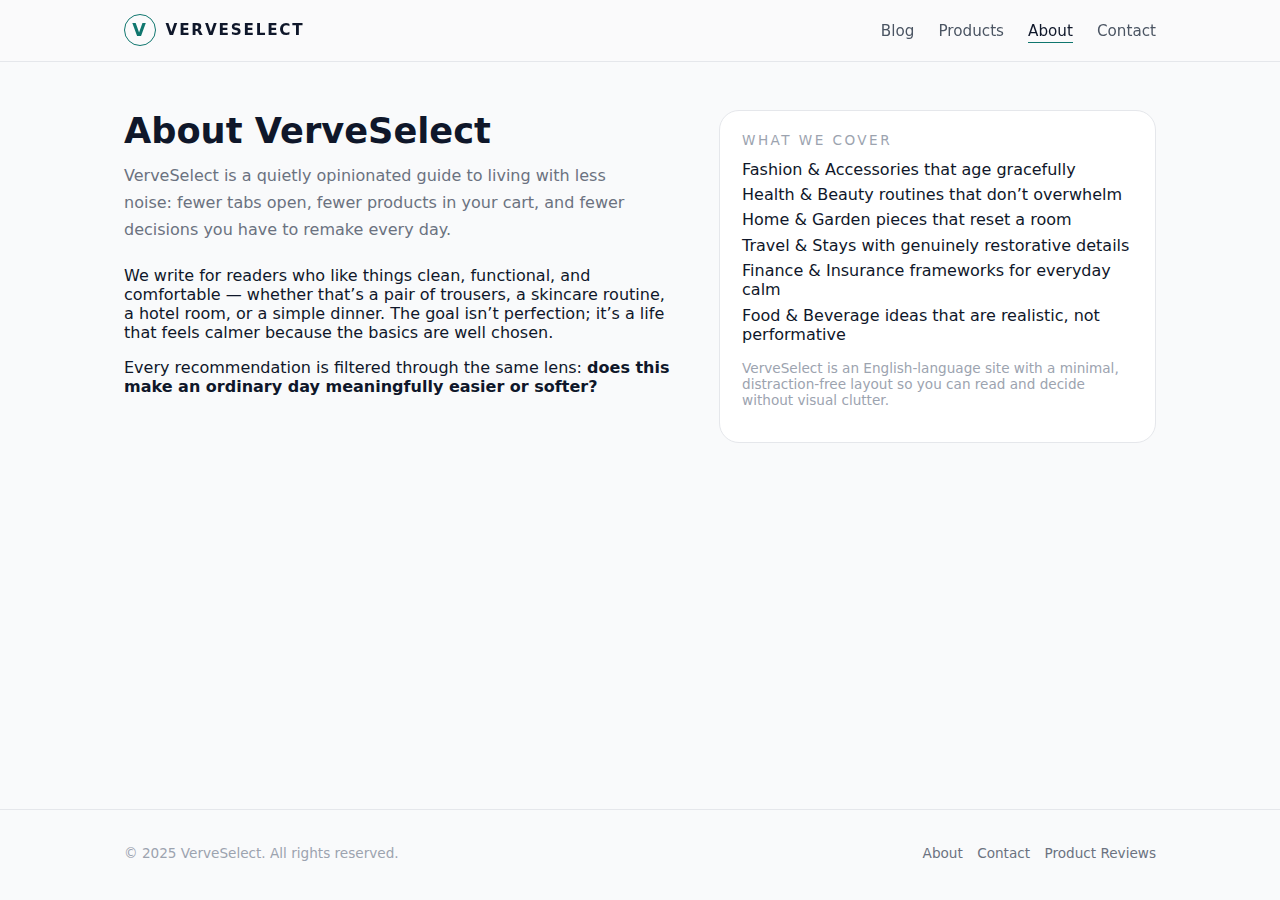
<file: about.html>
<!DOCTYPE html>
<html lang="en">
  <head>
    <meta charset="UTF-8" />
    <meta name="viewport" content="width=device-width, initial-scale=1.0" />
    <title>About VerveSelect</title>
    <link rel="stylesheet" href="assets/css/styles.css" />
  </head>
  <body>
    <header class="vs-header">
      <div class="vs-container vs-header-inner">
        <a href="index.html" class="vs-logo">
          <span class="vs-logo-mark">V</span>
          <span class="vs-logo-text">VerveSelect</span>
        </a>
        <nav class="vs-nav" aria-label="Primary">
          <button
            class="vs-nav-toggle"
            aria-expanded="false"
            aria-label="Toggle navigation"
          >
            <span></span><span></span>
          </button>
          <ul class="vs-nav-list">
            <li><a href="index.html">Blog</a></li>
            <li><a href="products.html">Products</a></li>
            <li><a href="about.html" class="is-active">About</a></li>
            <li><a href="contact.html">Contact</a></li>
          </ul>
        </nav>
      </div>
    </header>

    <main class="vs-main">
      <section class="vs-page-section">
        <div class="vs-container vs-page-grid">
          <div>
            <h1 class="vs-page-title">About VerveSelect</h1>
            <p class="vs-page-subtitle">
              VerveSelect is a quietly opinionated guide to living with less noise:
              fewer tabs open, fewer products in your cart, and fewer decisions you
              have to remake every day.
            </p>
            <p>
              We write for readers who like things clean, functional, and
              comfortable — whether that’s a pair of trousers, a skincare routine,
              a hotel room, or a simple dinner. The goal isn’t perfection; it’s a
              life that feels calmer because the basics are well chosen.
            </p>
            <p>
              Every recommendation is filtered through the same lens: 
              <strong>does this make an ordinary day meaningfully easier or softer?</strong>
            </p>
          </div>

          <aside class="vs-card vs-card--soft">
            <div class="vs-subtle-section-title">What we cover</div>
            <ul class="vs-related-list">
              <li>Fashion &amp; Accessories that age gracefully</li>
              <li>Health &amp; Beauty routines that don’t overwhelm</li>
              <li>Home &amp; Garden pieces that reset a room</li>
              <li>Travel &amp; Stays with genuinely restorative details</li>
              <li>Finance &amp; Insurance frameworks for everyday calm</li>
              <li>Food &amp; Beverage ideas that are realistic, not performative</li>
            </ul>
            <p class="vs-muted" style="margin-top: 1rem;">
              VerveSelect is an English‑language site with a minimal, distraction‑free
              layout so you can read and decide without visual clutter.
            </p>
          </aside>
        </div>
      </section>
    </main>

    <footer class="vs-footer">
      <div class="vs-container vs-footer-inner">
        <p class="vs-muted">&copy; 2025 VerveSelect. All rights reserved.</p>
        <div class="vs-footer-links">
          <a href="about.html">About</a>
          <a href="contact.html">Contact</a>
          <a href="products.html">Product Reviews</a>
        </div>
      </div>
    </footer>

    <script src="assets/js/main.js"></script>
  </body>
</html>
</file>
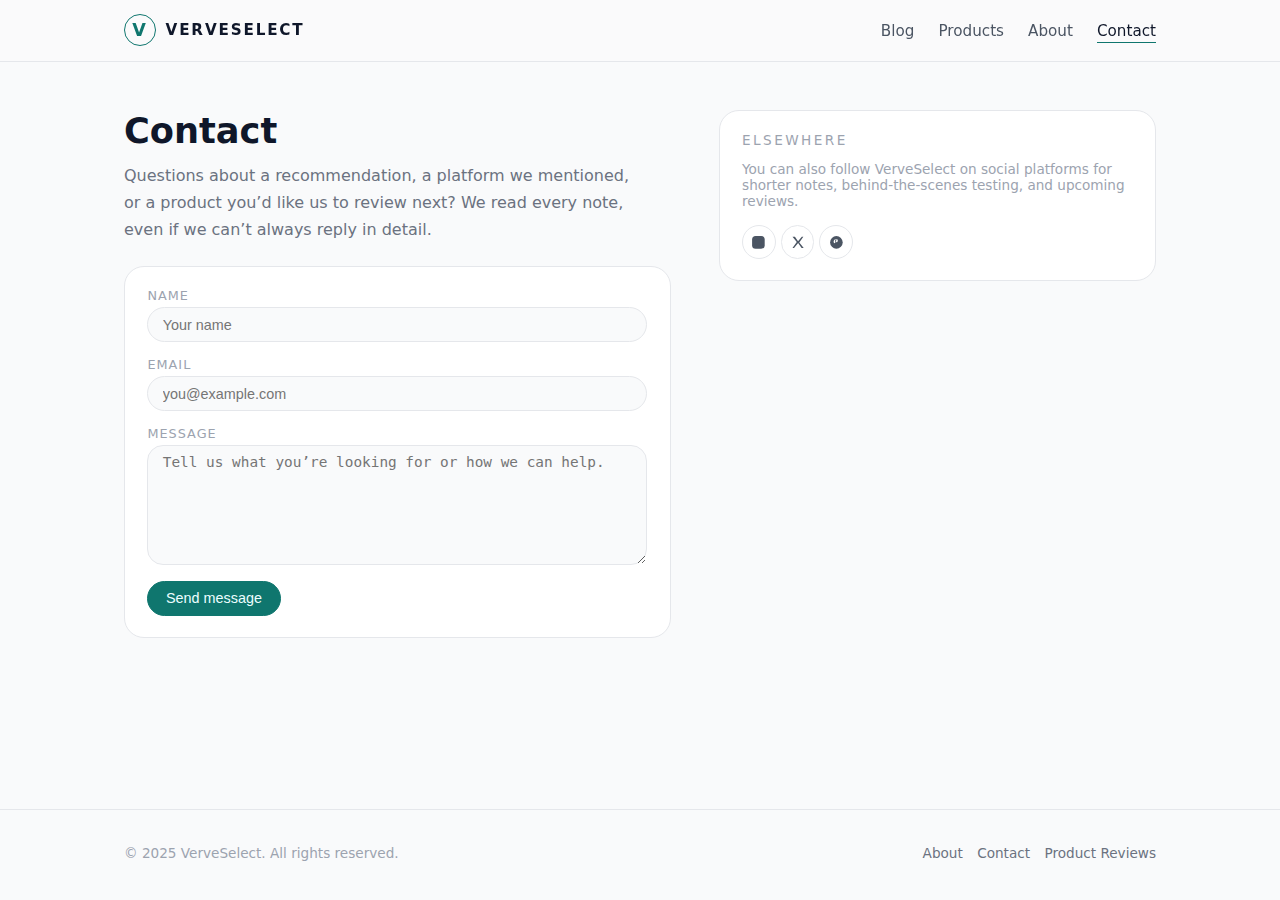
<file: contact.html>
<!DOCTYPE html>
<html lang="en">
  <head>
    <meta charset="UTF-8" />
    <meta name="viewport" content="width=device-width, initial-scale=1.0" />
    <title>Contact VerveSelect</title>
    <link rel="stylesheet" href="assets/css/styles.css" />
  </head>
  <body>
    <header class="vs-header">
      <div class="vs-container vs-header-inner">
        <a href="index.html" class="vs-logo">
          <span class="vs-logo-mark">V</span>
          <span class="vs-logo-text">VerveSelect</span>
        </a>
        <nav class="vs-nav" aria-label="Primary">
          <button
            class="vs-nav-toggle"
            aria-expanded="false"
            aria-label="Toggle navigation"
          >
            <span></span><span></span>
          </button>
          <ul class="vs-nav-list">
            <li><a href="index.html">Blog</a></li>
            <li><a href="products.html">Products</a></li>
            <li><a href="about.html">About</a></li>
            <li><a href="contact.html" class="is-active">Contact</a></li>
          </ul>
        </nav>
      </div>
    </header>

    <main class="vs-main">
      <section class="vs-page-section">
        <div class="vs-container vs-page-grid">
          <div>
            <h1 class="vs-page-title">Contact</h1>
            <p class="vs-page-subtitle">
              Questions about a recommendation, a platform we mentioned, or a product
              you’d like us to review next? We read every note, even if we can’t
              always reply in detail.
            </p>
            <form class="vs-card vs-card--soft" style="margin-top: 1rem;">
              <div class="vs-field" style="margin-bottom: 0.9rem;">
                <span class="vs-field-label">Name</span>
                <input type="text" name="name" placeholder="Your name" />
              </div>
              <div class="vs-field" style="margin-bottom: 0.9rem;">
                <span class="vs-field-label">Email</span>
                <input type="email" name="email" placeholder="you@example.com" />
              </div>
              <div class="vs-field" style="margin-bottom: 1rem;">
                <span class="vs-field-label">Message</span>
                <textarea
                  name="message"
                  placeholder="Tell us what you’re looking for or how we can help."
                ></textarea>
              </div>
              <button type="submit" class="vs-button">Send message</button>
            </form>
          </div>

          <aside class="vs-card vs-card--soft">
            <div class="vs-subtle-section-title">Elsewhere</div>
            <p class="vs-muted">
              You can also follow VerveSelect on social platforms for shorter
              notes, behind‑the‑scenes testing, and upcoming reviews.
            </p>
            <div class="vs-social-list" style="margin-top: 1rem;">
              <a href="https://www.instagram.com/verveselect" aria-label="VerveSelect on Instagram" target="_blank" rel="noreferrer">
                <svg viewBox="0 0 24 24" aria-hidden="true">
                  <rect x="3" y="3" width="18" height="18" rx="5"></rect>
                  <circle cx="12" cy="12" r="4.2"></circle>
                  <circle cx="17.2" cy="6.8" r="0.9"></circle>
                </svg>
              </a>
              <a href="https://twitter.com/verveselect" aria-label="VerveSelect on X (Twitter)" target="_blank" rel="noreferrer">
                <svg viewBox="0 0 24 24" aria-hidden="true">
                  <path
                    d="M5 4l6.1 7.4L5 20h2.2L13 12.8 18 20h3l-6.3-7.9L20.5 4H18.3L12.9 10.5 8.5 4H5z"
                  ></path>
                </svg>
              </a>
              <a href="https://www.pinterest.com/verveselect" aria-label="VerveSelect on Pinterest" target="_blank" rel="noreferrer">
                <svg viewBox="0 0 24 24" aria-hidden="true">
                  <circle cx="12" cy="12" r="9"></circle>
                  <path
                    d="M12.2 7C9.7 7 8 8.7 8 11c0 1.3.7 2.1 1.6 2.1.3 0 .6-.2.7-.6l.3-1.1c.1-.3 0-.4-.1-.7-.2-.3-.3-.7-.3-1.1 0-1.3.9-2.2 2.1-2.2 1 0 1.7.7 1.7 1.8 0 1.5-.8 2.6-1.7 2.6-.5 0-1-.3-.9-1l.3-1.3c.1-.6.2-1.2.2-1.6"
                    fill="#fff"
                  ></path>
                </svg>
              </a>
            </div>
          </aside>
        </div>
      </section>
    </main>

    <footer class="vs-footer">
      <div class="vs-container vs-footer-inner">
        <p class="vs-muted">&copy; 2025 VerveSelect. All rights reserved.</p>
        <div class="vs-footer-links">
          <a href="about.html">About</a>
          <a href="contact.html">Contact</a>
          <a href="products.html">Product Reviews</a>
        </div>
      </div>
    </footer>

    <script src="assets/js/main.js"></script>
  </body>
</html>
</file>
<file: assets/css/styles.css>
*,
*::before,
*::after {
  box-sizing: border-box;
}

html,
body {
  padding: 0;
  margin: 0;
  font-family: system-ui, -apple-system, BlinkMacSystemFont, "SF Pro Text",
    "Segoe UI", sans-serif;
  color: #0f172a;
  background-color: #f9fafb;
}

body {
  min-height: 100vh;
  display: flex;
  flex-direction: column;
}

img {
  max-width: 100%;
  display: block;
}

a {
  color: inherit;
  text-decoration: none;
}

a:hover {
  text-decoration: underline;
}

.vs-container {
  max-width: 1080px;
  margin: 0 auto;
  padding: 0 1.5rem;
}

.vs-header {
  position: sticky;
  top: 0;
  z-index: 50;
  background-color: rgba(249, 250, 251, 0.9);
  backdrop-filter: blur(18px);
  border-bottom: 1px solid #e5e7eb;
}

.vs-header-inner {
  display: flex;
  align-items: center;
  justify-content: space-between;
  padding: 0.9rem 1.5rem;
}

.vs-logo {
  display: inline-flex;
  align-items: center;
  gap: 0.6rem;
  font-size: 0.95rem;
  font-weight: 600;
  letter-spacing: 0.12em;
  text-transform: uppercase;
}

.vs-logo-mark {
  width: 2rem;
  height: 2rem;
  border-radius: 999px;
  border: 1px solid #0f766e;
  display: inline-flex;
  align-items: center;
  justify-content: center;
  font-size: 1.1rem;
  color: #0f766e;
}

.vs-logo-text {
  color: #0f172a;
}

.vs-nav {
  display: flex;
  align-items: center;
  gap: 1.5rem;
}

.vs-nav-list {
  list-style: none;
  display: flex;
  align-items: center;
  gap: 1.5rem;
  padding: 0;
  margin: 0;
}

.vs-nav-list a {
  font-size: 0.95rem;
  color: #4b5563;
  padding-bottom: 0.15rem;
  border-bottom: 1px solid transparent;
  transition: color 150ms ease, border-color 150ms ease;
}

.vs-nav-list a:hover {
  color: #0f172a;
  border-color: #0f766e;
}

.vs-nav-list a.is-active {
  color: #0f172a;
  border-color: #0f766e;
}

.vs-nav-toggle {
  display: none;
  border: none;
  background: transparent;
  padding: 0;
  width: 2.25rem;
  height: 2.25rem;
  border-radius: 999px;
  border: 1px solid #e5e7eb;
  align-items: center;
  justify-content: center;
  flex-direction: column;
  gap: 0.25rem;
}

.vs-nav-toggle span {
  display: block;
  width: 1.2rem;
  height: 1px;
  background-color: #0f172a;
  transition: transform 160ms ease, opacity 160ms ease;
}

.vs-main {
  flex: 1;
}

.vs-hero {
  padding: 3rem 0 1.5rem;
  position: relative;
}

.vs-hero-inner {
  display: flex;
  align-items: flex-end;
}

.vs-hero-text h1 {
  margin: 0 0 0.75rem;
  font-size: clamp(1.9rem, 3vw, 2.4rem);
  letter-spacing: 0.03em;
  font-weight: 600;
}

.vs-hero-text p {
  margin: 0;
  max-width: 32rem;
  color: #6b7280;
  line-height: 1.6;
}

.vs-hero::before {
  content: "";
  position: absolute;
  inset-inline: 0;
  bottom: 0.4rem;
  height: 1px;
  background: linear-gradient(
    90deg,
    rgba(15, 118, 110, 0.55),
    rgba(148, 163, 184, 0.1),
    transparent
  );
  pointer-events: none;
}

.vs-blog-layout {
  padding: 0 0 3.5rem;
}

.vs-grid {
  display: grid;
  grid-template-columns: minmax(0, 2.6fr) minmax(0, 4fr);
  gap: 3rem;
  align-items: flex-start;
}

.vs-sidebar {
  position: sticky;
  top: 4.5rem;
  display: flex;
  flex-direction: column;
  gap: 1.5rem;
}

.vs-card {
  border-radius: 1.25rem;
  border: 1px solid #e5e7eb;
  padding: 1.3rem 1.4rem;
  background-color: #ffffff;
  box-shadow: 0 18px 45px rgba(15, 23, 42, 0.04);
  transition: box-shadow 160ms ease, transform 120ms ease,
    border-color 140ms ease;
}

.vs-card--soft {
  box-shadow: none;
}

.vs-card:hover {
  box-shadow: 0 20px 55px rgba(15, 23, 42, 0.06);
  transform: translateY(-1px);
  border-color: #d1fae5;
}

.vs-sidebar-heading {
  font-size: 0.9rem;
  letter-spacing: 0.16em;
  text-transform: uppercase;
  color: #9ca3af;
  margin: 0 0 0.9rem;
}

.vs-category-list {
  list-style: none;
  padding: 0;
  margin: 0;
  display: flex;
  flex-direction: column;
  gap: 0.35rem;
}

.vs-category-list button {
  width: 100%;
  text-align: left;
  border-radius: 999px;
  padding: 0.4rem 0.75rem;
  border: none;
  background-color: transparent;
  font-size: 0.9rem;
  color: #4b5563;
  cursor: pointer;
  transition: background-color 140ms ease, color 140ms ease;
}

.vs-category-list button:hover {
  background-color: #f3f4f6;
}

.vs-category-list button.is-active {
  background-color: #0f766e;
  color: #ecfeff;
}

.vs-field {
  display: flex;
  flex-direction: column;
  gap: 0.25rem;
}

.vs-field-label {
  font-size: 0.8rem;
  color: #9ca3af;
  letter-spacing: 0.08em;
  text-transform: uppercase;
}

.vs-field input,
.vs-field textarea {
  border-radius: 999px;
  border: 1px solid #e5e7eb;
  padding: 0.55rem 0.9rem;
  font-size: 0.9rem;
  outline: none;
  background-color: #f9fafb;
  transition: background-color 120ms ease, border-color 120ms ease,
    box-shadow 120ms ease;
}

.vs-field textarea {
  resize: vertical;
  min-height: 120px;
  border-radius: 1rem;
}

.vs-field input:focus,
.vs-field textarea:focus {
  background-color: #ffffff;
  border-color: #0f766e;
  box-shadow: 0 0 0 1px rgba(15, 118, 110, 0.15);
}

.vs-blog-listing {
  display: flex;
  flex-direction: column;
  gap: 1.75rem;
}

.vs-posts-grid {
  display: grid;
  grid-template-columns: minmax(0, 1fr);
  gap: 1.4rem;
}

.vs-post-card {
  display: grid;
  grid-template-columns: minmax(0, 1.6fr) minmax(0, 2.2fr);
  gap: 1.3rem;
  padding-bottom: 1.4rem;
  border-bottom: 1px solid #e5e7eb;
  align-items: center;
}

.vs-post-card:last-child {
  border-bottom: none;
}

.vs-post-card-image {
  border-radius: 1.1rem;
  overflow: hidden;
  background-color: #e5e7eb;
}

.vs-post-card-image img {
  width: 100%;
  height: 100%;
  object-fit: cover;
  transform: scale(1.01);
  transition: transform 400ms ease;
}

.vs-post-card:hover .vs-post-card-image img {
  transform: scale(1.04);
}

.vs-post-meta {
  display: flex;
  align-items: center;
  gap: 0.4rem;
  font-size: 0.8rem;
  color: #9ca3af;
  margin-bottom: 0.4rem;
}

.vs-pill {
  padding: 0.15rem 0.6rem;
  border-radius: 999px;
  border: 1px solid #d1fae5;
  background-color: #ecfdf5;
  color: #047857;
  font-size: 0.7rem;
  text-transform: uppercase;
  letter-spacing: 0.12em;
}

.vs-post-card h2 {
  margin: 0 0 0.35rem;
  font-size: 1.1rem;
  font-weight: 500;
}

.vs-post-card p {
  margin: 0 0 0.7rem;
  color: #6b7280;
  line-height: 1.6;
}

.vs-link-arrow {
  display: inline-flex;
  align-items: center;
  gap: 0.35rem;
  font-size: 0.9rem;
  color: #0f766e;
  text-decoration: none;
}

.vs-link-arrow svg {
  width: 0.85rem;
  height: 0.85rem;
  transition: transform 160ms ease;
}

.vs-link-arrow:hover svg {
  transform: translateX(2px);
}

.vs-pagination {
  display: flex;
  align-items: center;
  justify-content: flex-start;
  gap: 0.25rem;
  margin-top: 0.5rem;
}

.vs-page-btn {
  min-width: 2rem;
  height: 2rem;
  border-radius: 999px;
  border: 1px solid #e5e7eb;
  background-color: #ffffff;
  font-size: 0.85rem;
  color: #4b5563;
  cursor: pointer;
  padding: 0 0.4rem;
  display: inline-flex;
  align-items: center;
  justify-content: center;
  transition: background-color 120ms ease, border-color 120ms ease,
    color 120ms ease;
}

.vs-page-btn:hover:not(:disabled) {
  background-color: #f3f4f6;
}

.vs-page-btn.is-active {
  background-color: #0f766e;
  border-color: #0f766e;
  color: #ecfeff;
}

.vs-page-btn:disabled {
  opacity: 0.4;
  cursor: default;
}

.vs-muted {
  color: #9ca3af;
  font-size: 0.85rem;
}

.vs-social-widget .vs-social-list {
  display: flex;
  gap: 0.7rem;
  margin-top: 0.75rem;
}

.vs-social-list a {
  width: 2.1rem;
  height: 2.1rem;
  border-radius: 999px;
  border: 1px solid #e5e7eb;
  display: inline-flex;
  align-items: center;
  justify-content: center;
  transition: background-color 140ms ease, border-color 140ms ease,
    transform 140ms ease;
}

.vs-social-list a:hover {
  border-color: #0f766e;
  background-color: #ecfdf5;
  transform: translateY(-1px);
}

.vs-social-list svg {
  width: 1.05rem;
  height: 1.05rem;
  fill: #4b5563;
}

.vs-footer {
  border-top: 1px solid #e5e7eb;
  padding: 1.3rem 0 1.6rem;
  background-color: #f9fafb;
}

.vs-footer-inner {
  display: flex;
  align-items: center;
  justify-content: space-between;
  gap: 1rem;
  font-size: 0.85rem;
}

.vs-footer-links {
  display: flex;
  gap: 0.9rem;
}

.vs-footer-links a {
  color: #6b7280;
}

.vs-footer-links a:hover {
  color: #0f172a;
}

/* Post page */
.vs-article-wrap {
  padding: 3rem 0 3.5rem;
}

.vs-article-header {
  margin-bottom: 2rem;
}

.vs-article-meta {
  display: flex;
  flex-wrap: wrap;
  gap: 0.5rem;
  align-items: center;
  font-size: 0.85rem;
  color: #9ca3af;
}

.vs-article-header h1 {
  margin: 0.75rem 0 0.5rem;
  font-size: clamp(1.8rem, 3vw, 2.3rem);
  font-weight: 600;
}

.vs-article-header p {
  margin: 0;
  color: #6b7280;
  max-width: 40rem;
  line-height: 1.7;
}

.vs-article-body {
  display: grid;
  grid-template-columns: minmax(0, 3.5fr) minmax(0, 2.1fr);
  gap: 3rem;
}

.vs-article-main {
  line-height: 1.8;
  font-size: 0.98rem;
  color: #4b5563;
}

.vs-article-main p:first-of-type {
  font-size: 1.02rem;
  color: #374151;
}

.vs-article-main h2 {
  font-size: 1.2rem;
  margin: 1.9rem 0 0.6rem;
  color: #111827;
  position: relative;
  padding-left: 0.9rem;
}

.vs-article-main h2::before {
  content: "";
  position: absolute;
  left: 0;
  top: 0.2rem;
  bottom: 0.2rem;
  width: 2px;
  border-radius: 999px;
  background: linear-gradient(
    180deg,
    rgba(15, 118, 110, 0.85),
    rgba(16, 185, 129, 0.25)
  );
}

.vs-article-main p {
  margin: 0 0 1rem;
}

.vs-article-main ul {
  padding-left: 1.2rem;
  margin: 0 0 1.1rem;
}

.vs-article-main li {
  margin-bottom: 0.35rem;
}

.vs-article-main a {
  color: #0f766e;
  text-decoration: underline;
  text-decoration-thickness: 1px;
  text-underline-offset: 2px;
}

.vs-article-main a:hover {
  color: #115e59;
}

.vs-article-aside {
  display: flex;
  flex-direction: column;
  gap: 1.2rem;
}

.vs-article-cover {
  border-radius: 1.4rem;
  overflow: hidden;
  background-color: #e5e7eb;
  margin-bottom: 1.5rem;
}

.vs-article-cover img {
  width: 100%;
  height: auto;
  object-fit: cover;
}

.vs-tag-list {
  display: flex;
  flex-wrap: wrap;
  gap: 0.3rem;
}

.vs-tag {
  padding: 0.2rem 0.6rem;
  border-radius: 999px;
  border: 1px solid #e5e7eb;
  font-size: 0.78rem;
  color: #6b7280;
}

.vs-subtle-section-title {
  font-size: 0.85rem;
  letter-spacing: 0.18em;
  text-transform: uppercase;
  color: #9ca3af;
  margin-bottom: 0.75rem;
}

.vs-related-list {
  list-style: none;
  padding: 0;
  margin: 0;
  display: flex;
  flex-direction: column;
  gap: 0.4rem;
}

.vs-related-list a {
  font-size: 0.9rem;
  color: #4b5563;
}

.vs-related-list a:hover {
  color: #0f766e;
}

/* Generic sections (About / Contact / Products) */
.vs-page-section {
  padding: 3rem 0 3.5rem;
}

.vs-page-grid {
  display: grid;
  grid-template-columns: minmax(0, 3fr) minmax(0, 2.4fr);
  gap: 3rem;
  align-items: flex-start;
}

.vs-page-title {
  font-size: clamp(1.8rem, 3vw, 2.2rem);
  margin: 0 0 0.7rem;
}

.vs-page-subtitle {
  max-width: 32rem;
  color: #6b7280;
  margin: 0 0 1.4rem;
  line-height: 1.7;
}

.vs-button {
  display: inline-flex;
  align-items: center;
  justify-content: center;
  gap: 0.3rem;
  padding: 0.55rem 1.1rem;
  border-radius: 999px;
  border: 1px solid #0f766e;
  background-color: #0f766e;
  color: #ecfeff;
  font-size: 0.9rem;
  cursor: pointer;
  transition: background-color 140ms ease, border-color 140ms ease,
    transform 90ms ease, box-shadow 90ms ease;
}

.vs-button:hover {
  background-color: #115e59;
  border-color: #115e59;
  box-shadow: 0 12px 28px rgba(15, 118, 110, 0.25);
  transform: translateY(-1px);
}

.vs-button:active {
  transform: translateY(0);
  box-shadow: none;
}

.vs-button--ghost {
  background-color: transparent;
  color: #0f766e;
  box-shadow: none;
}

.vs-button--ghost:hover {
  background-color: #ecfdf5;
}

.vs-product-grid {
  display: grid;
  grid-template-columns: repeat(3, minmax(0, 1fr));
  gap: 1.5rem;
}

.vs-product-card {
  border-radius: 1.2rem;
  border: 1px solid #e5e7eb;
  padding: 1.1rem 1.1rem 1.2rem;
  background-color: #ffffff;
  display: flex;
  flex-direction: column;
  gap: 0.7rem;
}

.vs-product-image {
  border-radius: 0.9rem;
  overflow: hidden;
  background-color: #e5e7eb;
}

.vs-product-name {
  font-size: 0.98rem;
  font-weight: 500;
  margin: 0;
}

.vs-product-meta {
  font-size: 0.8rem;
  color: #9ca3af;
}

.vs-product-desc {
  font-size: 0.9rem;
  color: #6b7280;
}

.vs-product-tagline {
  font-size: 0.85rem;
  color: #4b5563;
}

.vs-badge {
  display: inline-flex;
  align-items: center;
  gap: 0.3rem;
  padding: 0.2rem 0.55rem;
  border-radius: 999px;
  border: 1px solid #d1fae5;
  background-color: #ecfdf5;
  color: #047857;
  font-size: 0.75rem;
}

/* Animations / transitions */
.fade-in-up {
  opacity: 0;
  transform: translateY(8px);
  animation: fadeInUp 420ms ease forwards;
}

@keyframes fadeInUp {
  to {
    opacity: 1;
    transform: translateY(0);
  }
}

/* Responsive */
@media (max-width: 900px) {
  .vs-grid {
    grid-template-columns: minmax(0, 1fr);
    gap: 2rem;
  }

  .vs-sidebar {
    position: static;
    flex-direction: row;
    overflow-x: auto;
  }

  .vs-sidebar .vs-card {
    min-width: 260px;
  }

  .vs-article-body,
  .vs-page-grid {
    grid-template-columns: minmax(0, 1fr);
  }

  .vs-product-grid {
    grid-template-columns: repeat(2, minmax(0, 1fr));
  }
}

@media (max-width: 720px) {
  .vs-header-inner {
    padding-inline: 1.25rem;
  }

  .vs-nav-toggle {
    display: inline-flex;
  }

  .vs-nav-list {
    position: fixed;
    inset-inline: 0;
    top: 3.25rem;
    background-color: rgba(249, 250, 251, 0.96);
    border-bottom: 1px solid #e5e7eb;
    padding: 0.8rem 1.5rem 1.2rem;
    flex-direction: column;
    align-items: flex-start;
    gap: 0.8rem;
    transform: translateY(-120%);
    opacity: 0;
    pointer-events: none;
    transition: transform 170ms ease, opacity 170ms ease;
  }

  .vs-nav-list.is-open {
    transform: translateY(0);
    opacity: 1;
    pointer-events: auto;
  }

  .vs-post-card {
    grid-template-columns: minmax(0, 1fr);
  }

  .vs-sidebar {
    flex-direction: column;
  }

  .vs-product-grid {
    grid-template-columns: minmax(0, 1fr);
  }

  .vs-footer-inner {
    flex-direction: column-reverse;
    align-items: flex-start;
  }
}
</file>
